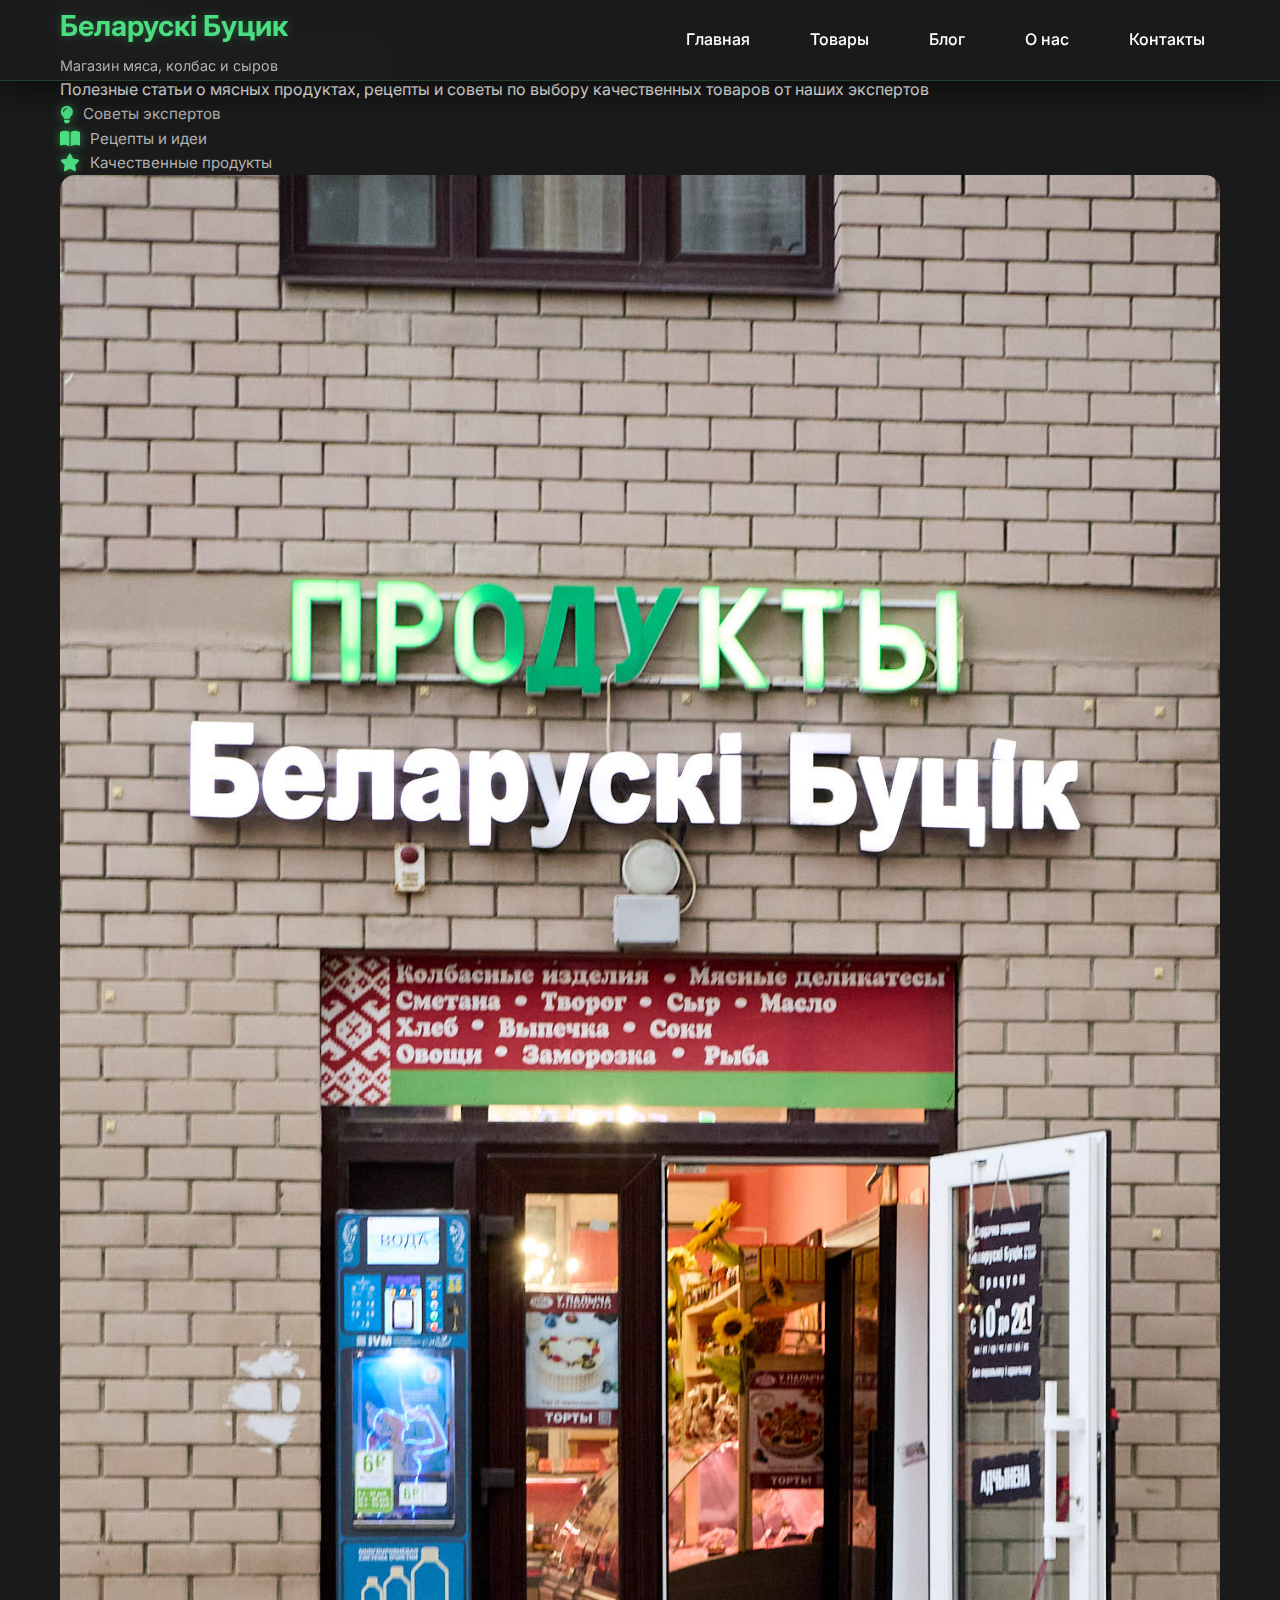
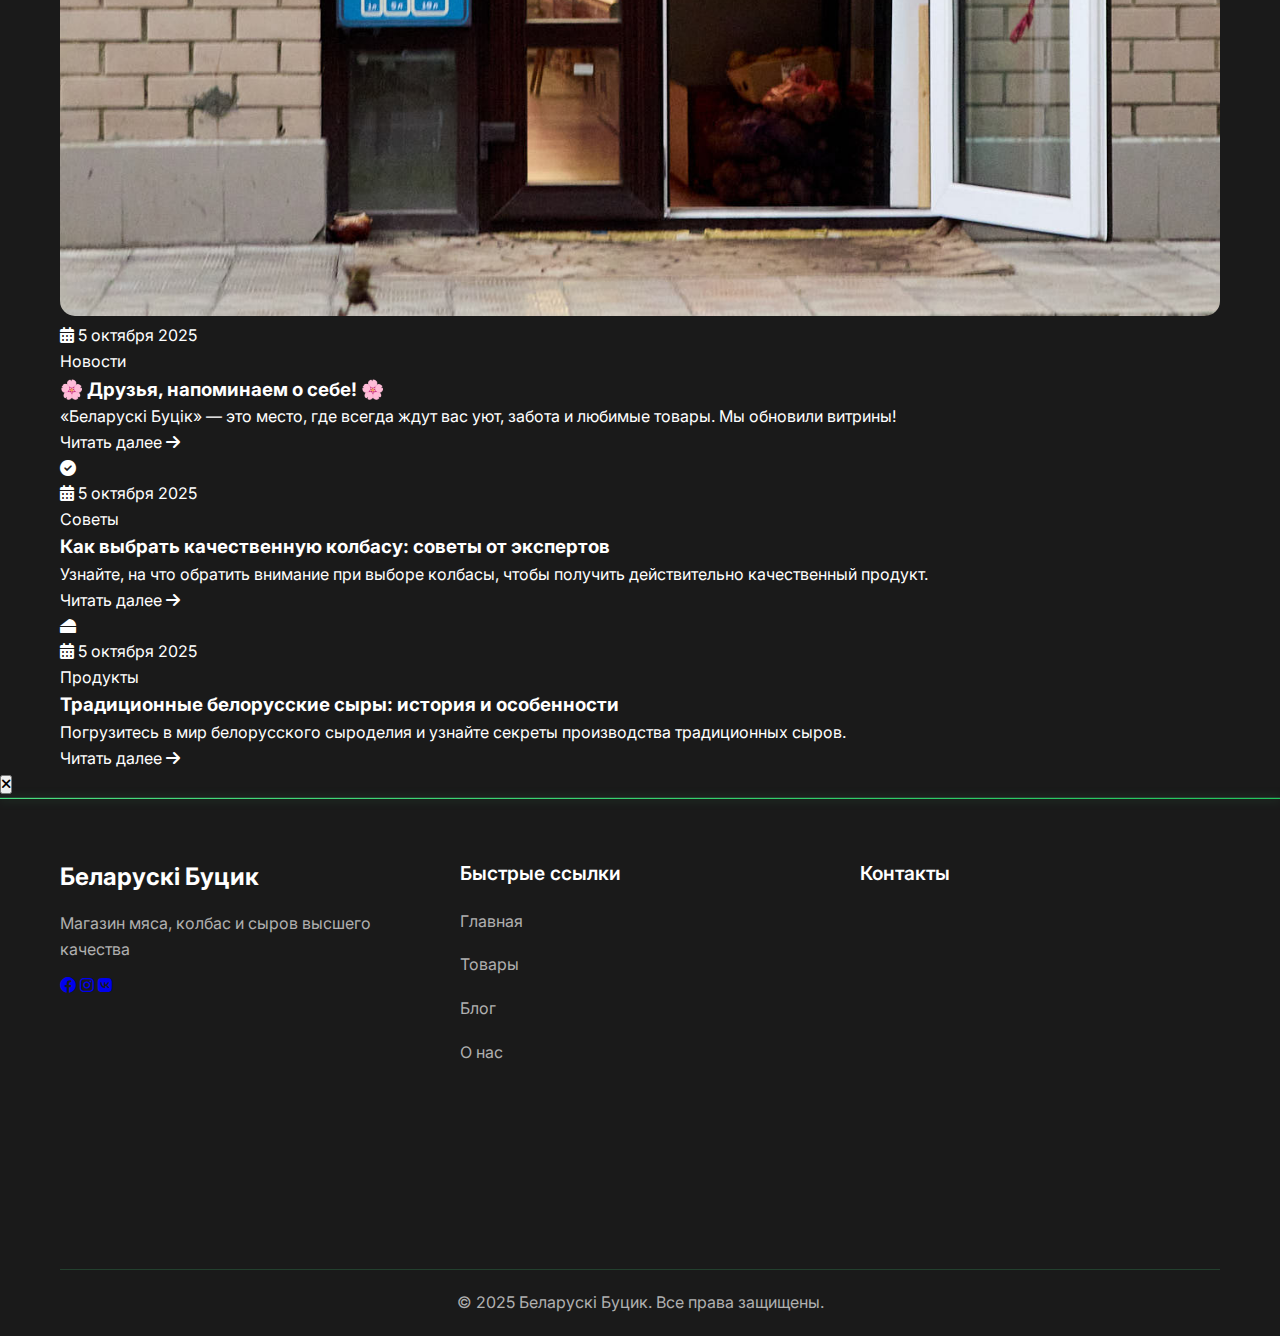
<file: blog.html>
<!DOCTYPE html>
<html lang="ru">
<head>
    <meta charset="UTF-8">
    <meta name="viewport" content="width=device-width, initial-scale=1.0">
    <title>Блог - Беларускi Буцик</title>
    <link rel="stylesheet" href="styles.css">
    <link href="https://fonts.googleapis.com/css2?family=Inter:wght@300;400;500;600;700&display=swap" rel="stylesheet">
    <link rel="stylesheet" href="https://cdnjs.cloudflare.com/ajax/libs/font-awesome/6.0.0/css/all.min.css">
</head>
<body>
    <!-- Header -->
    <header class="header">
        <nav class="nav">
            <div class="nav-container">
                <div class="logo">
                    <h1><a href="index.html" style="text-decoration: none; color: inherit;">Беларускi Буцик</a></h1>
                    <p>Магазин мяса, колбас и сыров</p>
                </div>
                <ul class="nav-menu">
                    <li><a href="index.html#home">Главная</a></li>
                    <li><a href="index.html#products">Товары</a></li>
                    <li><a href="blog.html" class="active">Блог</a></li>
                    <li><a href="index.html#about">О нас</a></li>
                    <li><a href="index.html#contact">Контакты</a></li>
                </ul>
                <div class="hamburger">
                    <span></span>
                    <span></span>
                    <span></span>
                </div>
            </div>
        </nav>
    </header>

    <!-- Blog Hero Section -->
    <section class="blog-hero">
        <div class="container">
            <div class="blog-hero-content">
                <div class="blog-hero-badge">
                    <i class="fas fa-newspaper"></i>
                    <span>Полезные статьи и советы</span>
                </div>
                <h1>Блог Беларускi Буцик</h1>
                <p>Полезные статьи о мясных продуктах, рецепты и советы по выбору качественных товаров от наших экспертов</p>
                <div class="blog-hero-features">
                    <div class="feature-item">
                        <i class="fas fa-lightbulb"></i>
                        <span>Советы экспертов</span>
                    </div>
                    <div class="feature-item">
                        <i class="fas fa-book-open"></i>
                        <span>Рецепты и идеи</span>
                    </div>
                    <div class="feature-item">
                        <i class="fas fa-star"></i>
                        <span>Качественные продукты</span>
                    </div>
                </div>
            </div>
        </div>
    </section>

    <!-- Blog Posts Section -->
    <section class="blog-posts-section">
        <div class="container">
            <div class="blog-posts" id="blog-posts">
                <!-- Пост 1: Новости магазина -->
                <div class="blog-post" data-post-id="1">
                    <div class="blog-post-image">
                        <img src="blog/post1/этто1.jpg" alt="Обновленные витрины магазина" style="width: 100%; height: 100%; object-fit: cover; border-radius: 15px;">
                    </div>
                    <div class="blog-post-meta">
                        <div class="blog-post-date">
                            <i class="fas fa-calendar-alt"></i>
                            <span>5 октября 2025</span>
                        </div>
                        <div class="blog-post-category">Новости</div>
                    </div>
                    <h3>🌸 Друзья, напоминаем о себе! 🌸</h3>
                    <div class="blog-post-excerpt">«Беларускi Буцiк» — это место, где всегда ждут вас уют, забота и любимые товары. Мы обновили витрины!</div>
                    <div class="blog-post-read-more">
                        <span>Читать далее</span>
                        <i class="fas fa-arrow-right"></i>
                    </div>
                </div>

                <!-- Пост 2: Советы по выбору колбасы -->
                <div class="blog-post" data-post-id="2">
                    <div class="blog-post-image">
                        <i class="fas fa-check-circle"></i>
                    </div>
                    <div class="blog-post-meta">
                        <div class="blog-post-date">
                            <i class="fas fa-calendar-alt"></i>
                            <span>5 октября 2025</span>
                        </div>
                        <div class="blog-post-category">Советы</div>
                    </div>
                    <h3>Как выбрать качественную колбасу: советы от экспертов</h3>
                    <div class="blog-post-excerpt">Узнайте, на что обратить внимание при выборе колбасы, чтобы получить действительно качественный продукт.</div>
                    <div class="blog-post-read-more">
                        <span>Читать далее</span>
                        <i class="fas fa-arrow-right"></i>
                    </div>
                </div>

                <!-- Пост 3: Белорусские сыры -->
                <div class="blog-post" data-post-id="3">
                    <div class="blog-post-image">
                        <i class="fas fa-cheese"></i>
                    </div>
                    <div class="blog-post-meta">
                        <div class="blog-post-date">
                            <i class="fas fa-calendar-alt"></i>
                            <span>5 октября 2025</span>
                        </div>
                        <div class="blog-post-category">Продукты</div>
                    </div>
                    <h3>Традиционные белорусские сыры: история и особенности</h3>
                    <div class="blog-post-excerpt">Погрузитесь в мир белорусского сыроделия и узнайте секреты производства традиционных сыров.</div>
                    <div class="blog-post-read-more">
                        <span>Читать далее</span>
                        <i class="fas fa-arrow-right"></i>
                    </div>
                </div>
            </div>
        </div>
    </section>

    <!-- Blog Modal -->
    <div id="blog-modal" class="blog-modal">
        <div class="blog-modal-content">
            <div class="blog-modal-header">
                <h3 id="modal-title"></h3>
                <button class="blog-modal-close" id="blog-modal-close">
                    <i class="fas fa-times"></i>
                </button>
            </div>
            <div class="blog-modal-body" id="modal-body">
                <!-- Содержимое поста -->
            </div>
        </div>
    </div>

    <!-- Скрытые блоки с содержимым постов -->
    <div style="display: none;">
        <!-- Содержимое поста 1 -->
        <div id="post-content-1">
            <div style="text-align: center; margin-bottom: 30px;">
                <img src="blog/post1/этто1.jpg" alt="Обновленные витрины магазина" style="max-width: 100%; border-radius: 15px; box-shadow: 0 10px 30px rgba(0,0,0,0.3);">
            </div>
            
            <h2>Добро пожаловать в наш уютный магазин!</h2>
            
            <p><strong>«Беларускi Буцiк»</strong> — это место, где всегда ждут вас уют, забота и любимые товары. Мы обновили витрины — теперь они ещё ярче и красивее, а внутри магазина царит особая атмосфера.</p>
            
            <div style="background: rgba(74, 222, 128, 0.1); padding: 20px; border-radius: 15px; border-left: 4px solid var(--accent-green); margin: 20px 0;">
                <h3 style="color: var(--accent-green); margin-top: 0;">📍 Наш адрес</h3>
                <p style="font-size: 1.1rem; margin-bottom: 10px;"><strong>1-й Трудовой переулок, дом 4</strong></p>
            </div>
            
            <div style="background: rgba(251, 191, 36, 0.1); padding: 20px; border-radius: 15px; border-left: 4px solid var(--accent-gold); margin: 20px 0;">
                <h3 style="color: var(--accent-gold); margin-top: 0;">🕘 Режим работы</h3>
                <p style="font-size: 1.1rem; margin-bottom: 10px;"><strong>Каждый день без перерыва с 10:00 до 21:00</strong></p>
            </div>
            
            <div style="text-align: center; margin: 30px 0;">
                <img src="blog/post1/этто2.jpg" alt="Интерьер магазина" style="max-width: 100%; border-radius: 15px; box-shadow: 0 10px 30px rgba(0,0,0,0.3);">
            </div>
            
            <blockquote style="text-align: center; font-size: 1.2rem; color: var(--accent-green); font-style: italic; margin: 30px 0;">
                "Заходите за хорошим настроением и приятными покупками! 💛"
            </blockquote>
            
            <p>В нашем магазине вы найдете широкий ассортимент качественных мясных изделий, колбас и сыров от проверенных белорусских производителей. Мы заботимся о каждом клиенте и гарантируем свежесть всех продуктов.</p>
            
            <div style="display: flex; justify-content: center; gap: 20px; margin: 30px 0; flex-wrap: wrap;">
                <div style="text-align: center;">
                    <div style="font-size: 2rem; margin-bottom: 10px;">🥩</div>
                    <div>Свежее мясо</div>
                </div>
                <div style="text-align: center;">
                    <div style="font-size: 2rem; margin-bottom: 10px;">🧀</div>
                    <div>Качественные сыры</div>
                </div>
                <div style="text-align: center;">
                    <div style="font-size: 2rem; margin-bottom: 10px;">🌭</div>
                    <div>Вкусные колбасы</div>
                </div>
            </div>
        </div>

        <!-- Содержимое поста 2 -->
        <div id="post-content-2">
            <h2>Основные критерии выбора качественной колбасы</h2>
            <p>При выборе колбасы важно обращать внимание на несколько ключевых факторов, которые помогут вам приобрести действительно качественный продукт.</p>
            
            <h3>1. Внешний вид</h3>
            <p>Качественная колбаса должна иметь:</p>
            <ul>
                <li><strong>Равномерный цвет</strong> без пятен и разводов</li>
                <li><strong>Целостную оболочку</strong> без повреждений</li>
                <li><strong>Приятный запах</strong> без посторонних примесей</li>
            </ul>
            
            <h3>2. Состав продукта</h3>
            <p>Обязательно изучите состав на упаковке. В качественной колбасе должны быть:</p>
            <ul>
                <li>Натуральное мясо в качестве основного ингредиента</li>
                <li>Минимум консервантов и добавок</li>
                <li>Отсутствие сои и других заменителей мяса</li>
            </ul>
            
            <blockquote>
                "Качественная колбаса — это продукт, в котором мясо составляет не менее 80% от общего веса"
            </blockquote>
            
            <h3>3. Производитель и срок годности</h3>
            <p>Выбирайте продукцию проверенных производителей с хорошей репутацией. Обращайте внимание на срок годности — свежий продукт всегда лучше.</p>
            
            <p>В нашем магазине "Беларускi Буцик" мы предлагаем только проверенную продукцию от надежных белорусских производителей, гарантируя качество каждого товара.</p>
        </div>

        <!-- Содержимое поста 3 -->
        <div id="post-content-3">
            <h2>История белорусского сыроделия</h2>
            <p>Белорусские сыры имеют богатую историю, уходящую корнями в глубину веков. Традиции сыроварения передавались из поколения в поколение, сохраняя уникальные рецепты и технологии.</p>
            
            <h3>Виды белорусских сыров</h3>
            <p>В Беларуси производят несколько видов традиционных сыров:</p>
            
            <h4>Полутвердые сыры</h4>
            <ul>
                <li><strong>Галандский</strong> — с нежным сливочным вкусом</li>
                <li><strong>Жальгирис</strong> — с легкой кислинкой</li>
                <li><strong>Манченго</strong> — с характерным ароматом</li>
            </ul>
            
            <h4>Мягкие сыры</h4>
            <ul>
                <li><strong>Творожные сыры</strong> с различными добавками</li>
                <li><strong>Сыры с плесенью</strong> для гурманов</li>
            </ul>
            
            <h3>Особенности производства</h3>
            <p>Белорусские сыроделы используют только натуральное молоко высшего качества, что обеспечивает неповторимый вкус и аромат готового продукта.</p>
            
            <blockquote>
                "Каждый сыр — это произведение искусства, созданное с любовью и вниманием к деталям"
            </blockquote>
            
            <h3>Как правильно хранить сыры</h3>
            <ol>
                <li>Храните в холодильнике при температуре 2-8°C</li>
                <li>Используйте специальную упаковку или пергамент</li>
                <li>Избегайте контакта с другими продуктами</li>
                <li>Доставайте из холодильника за 30 минут до подачи</li>
            </ol>
            
            <p>В "Беларускi Буцик" вы найдете широкий ассортимент традиционных белорусских сыров, каждый из которых прошел строгий контроль качества.</p>
        </div>
        </div>
    </div>

    <!-- Footer -->
    <footer class="footer">
        <div class="container">
            <div class="footer-content">
                <div class="footer-section">
                    <h3>Беларускi Буцик</h3>
                    <p>Магазин мяса, колбас и сыров высшего качества</p>
                    <div class="social-links">
                        <a href="#" aria-label="Facebook"><i class="fab fa-facebook"></i></a>
                        <a href="#" aria-label="Instagram"><i class="fab fa-instagram"></i></a>
                        <a href="#" aria-label="VK"><i class="fab fa-vk"></i></a>
                    </div>
                </div>
                <div class="footer-section">
                    <h4>Быстрые ссылки</h4>
                    <ul>
                        <li><a href="index.html#home">Главная</a></li>
                        <li><a href="index.html#products">Товары</a></li>
                        <li><a href="blog.html">Блог</a></li>
                        <li><a href="index.html#about">О нас</a></li>
                    </ul>
                </div>
                <div class="footer-section">
                    <h4>Контакты</h4>
                    <div class="contact-info">
                        <div class="contact-item">
                            <i class="fas fa-map-marker-alt"></i>
                            <span>1-й Трудовой переулок, дом 4</span>
                        </div>
                        <div class="contact-item">
                            <i class="fas fa-phone"></i>
                            <span>+7 903 113 52 44</span>
                        </div>
                        <div class="contact-item">
                            <i class="fas fa-clock"></i>
                            <span>Каждый день без перерыва с 10:00 до 21:00</span>
                        </div>
                    </div>
                </div>
            </div>
            <div class="footer-bottom">
                <p>&copy; 2025 Беларускi Буцик. Все права защищены.</p>
            </div>
        </div>
    </footer>

    <script src="script.js"></script>
    <script>
        // Простая проверка, что блог загрузился
        document.addEventListener('DOMContentLoaded', function() {
            console.log('Блог загружен!');
            const posts = document.querySelectorAll('.blog-post');
            console.log('Найдено постов:', posts.length);
            
            // Добавляем анимации
            setTimeout(() => {
                posts.forEach((post, index) => {
                    setTimeout(() => {
                        post.classList.add('animate');
                    }, index * 100);
                });
            }, 100);
            
            // Добавляем обработчики для модальных окон
            const modal = document.getElementById('blog-modal');
            const modalTitle = document.getElementById('modal-title');
            const modalBody = document.getElementById('modal-body');
            const modalClose = document.getElementById('blog-modal-close');
            
            // Обработчик клика по постам
            posts.forEach(post => {
                post.addEventListener('click', function() {
                    const postId = this.getAttribute('data-post-id');
                    const title = this.querySelector('h3').textContent;
                    const content = document.getElementById(`post-content-${postId}`);
                    
                    if (content) {
                        modalTitle.textContent = title;
                        modalBody.innerHTML = content.innerHTML;
                        modal.classList.add('active');
                        document.body.style.overflow = 'hidden';
                    }
                });
            });
            
            // Закрытие модального окна
            modalClose.addEventListener('click', function() {
                modal.classList.remove('active');
                document.body.style.overflow = '';
            });
            
            // Закрытие по клику вне модального окна
            modal.addEventListener('click', function(e) {
                if (e.target === modal) {
                    modal.classList.remove('active');
                    document.body.style.overflow = '';
                }
            });
            
            // Закрытие по Escape
            document.addEventListener('keydown', function(e) {
                if (e.key === 'Escape' && modal.classList.contains('active')) {
                    modal.classList.remove('active');
                    document.body.style.overflow = '';
                }
            });
        });
    </script>
</body>
</html>
</file>
<file: styles.css>
/* Reset and Base Styles */
* {
    margin: 0;
    padding: 0;
    box-sizing: border-box;
}

:root {
    --primary-dark: #1a1a1a;
    --secondary-dark: #2d2d2d;
    --accent-dark: #3a3a3a;
    --text-light: #ffffff;
    --text-muted: #b0b0b0;
    --accent-green: #4ade80;
    --accent-gold: #fbbf24;
    --accent-red: #ef4444;
    --gradient-primary: linear-gradient(135deg, #1a1a1a 0%, #2d2d2d 100%);
    --gradient-accent: linear-gradient(135deg, #4ade80 0%, #22c55e 100%);
    --shadow-dark: 0 10px 30px rgba(0, 0, 0, 0.5);
    --shadow-glow: 0 0 20px rgba(74, 222, 128, 0.3);
}

body {
    font-family: 'Inter', sans-serif;
    line-height: 1.6;
    color: var(--text-light);
    background: var(--primary-dark);
    overflow-x: hidden;
}

.container {
    max-width: 1200px;
    margin: 0 auto;
    padding: 0 20px;
}

/* Header */
.header {
    background: rgba(26, 26, 26, 0.95);
    backdrop-filter: blur(20px);
    border-bottom: 1px solid rgba(74, 222, 128, 0.2);
    box-shadow: var(--shadow-dark);
    position: fixed;
    top: 0;
    width: 100%;
    z-index: 1000;
    transition: all 0.3s ease;
}

.nav-container {
    max-width: 1200px;
    margin: 0 auto;
    padding: 0 20px;
    display: flex;
    justify-content: space-between;
    align-items: center;
    height: 80px;
}

.logo h1 {
    color: var(--accent-green);
    font-size: 1.8rem;
    font-weight: 700;
    margin-bottom: 5px;
    text-shadow: 0 0 10px rgba(74, 222, 128, 0.3);
}

.logo p {
    color: var(--text-muted);
    font-size: 0.9rem;
}

.nav-menu {
    display: flex;
    list-style: none;
    gap: 30px;
}

.nav-menu a {
    text-decoration: none;
    color: var(--text-light);
    font-weight: 500;
    transition: all 0.3s ease;
    position: relative;
    padding: 10px 15px;
    border-radius: 8px;
}

.nav-menu a:hover {
    color: var(--accent-green);
    background: rgba(74, 222, 128, 0.1);
    box-shadow: var(--shadow-glow);
}

.nav-menu a::after {
    content: '';
    position: absolute;
    bottom: 5px;
    left: 50%;
    transform: translateX(-50%);
    width: 0;
    height: 2px;
    background: var(--accent-green);
    transition: width 0.3s ease;
    box-shadow: 0 0 5px var(--accent-green);
}

.nav-menu a:hover::after {
    width: 80%;
}

.hamburger {
    display: none;
    flex-direction: column;
    cursor: pointer;
}

.hamburger span {
    width: 25px;
    height: 3px;
    background: var(--text-light);
    margin: 3px 0;
    transition: 0.3s;
    border-radius: 2px;
}

/* Hero Section */
.hero {
    background: var(--gradient-primary);
    position: relative;
    padding: 120px 0 80px;
    display: flex;
    align-items: center;
    min-height: 100vh;
    overflow: hidden;
}

.hero::before {
    content: '';
    position: absolute;
    top: 0;
    left: 0;
    right: 0;
    bottom: 0;
    background: radial-gradient(circle at 20% 80%, rgba(74, 222, 128, 0.1) 0%, transparent 50%),
                radial-gradient(circle at 80% 20%, rgba(251, 191, 36, 0.1) 0%, transparent 50%),
                radial-gradient(circle at 40% 40%, rgba(239, 68, 68, 0.05) 0%, transparent 50%);
    pointer-events: none;
}

.hero-content {
    max-width: 1200px;
    margin: 0 auto;
    padding: 0 20px;
    display: grid;
    grid-template-columns: 1fr 1fr;
    gap: 60px;
    align-items: center;
}

.hero-content h2 {
    font-size: 3rem;
    font-weight: 700;
    color: var(--text-light);
    margin-bottom: 20px;
    line-height: 1.2;
    text-shadow: 0 0 20px rgba(74, 222, 128, 0.3);
    position: relative;
}

.hero-content h2::after {
    content: '';
    position: absolute;
    bottom: -10px;
    left: 0;
    width: 100px;
    height: 4px;
    background: var(--gradient-accent);
    border-radius: 2px;
    box-shadow: 0 0 10px rgba(74, 222, 128, 0.5);
}

.hero-content p {
    font-size: 1.2rem;
    color: var(--text-muted);
    margin-bottom: 30px;
    line-height: 1.7;
}

.hero-badge {
    display: inline-flex;
    align-items: center;
    gap: 10px;
    background: rgba(74, 222, 128, 0.1);
    border: 1px solid rgba(74, 222, 128, 0.3);
    padding: 10px 20px;
    border-radius: 25px;
    margin-bottom: 20px;
    font-size: 0.9rem;
    color: var(--accent-green);
    font-weight: 500;
}

.hero-badge i {
    color: var(--accent-gold);
    filter: drop-shadow(0 0 5px rgba(251, 191, 36, 0.5));
}

.hero-features {
    display: flex;
    gap: 30px;
    margin: 30px 0;
    flex-wrap: wrap;
}

.feature-item {
    display: flex;
    align-items: center;
    gap: 10px;
    color: var(--text-muted);
    font-size: 0.95rem;
}

.feature-item i {
    color: var(--accent-green);
    font-size: 1.1rem;
    filter: drop-shadow(0 0 5px rgba(74, 222, 128, 0.5));
}

.rating {
    display: flex;
    align-items: center;
    gap: 15px;
    margin-bottom: 30px;
}

.stars {
    display: flex;
    gap: 5px;
}

.stars i {
    color: #ffc107;
    font-size: 1.2rem;
}

.rating-text {
    font-weight: 600;
    color: var(--text-light);
    background: rgba(74, 222, 128, 0.1);
    padding: 5px 15px;
    border-radius: 20px;
    border: 1px solid rgba(74, 222, 128, 0.3);
}

.cta-button {
    display: inline-block;
    background: var(--gradient-accent);
    color: var(--primary-dark);
    padding: 15px 30px;
    text-decoration: none;
    border-radius: 50px;
    font-weight: 600;
    transition: all 0.3s ease;
    box-shadow: var(--shadow-glow);
    position: relative;
    overflow: hidden;
}

.cta-button::before {
    content: '';
    position: absolute;
    top: 0;
    left: -100%;
    width: 100%;
    height: 100%;
    background: linear-gradient(90deg, transparent, rgba(255, 255, 255, 0.2), transparent);
    transition: left 0.5s;
}

.cta-button:hover::before {
    left: 100%;
}

.cta-button:hover {
    transform: translateY(-3px) scale(1.05);
    box-shadow: 0 10px 30px rgba(74, 222, 128, 0.4);
}

.hero-image {
    display: flex;
    justify-content: center;
    align-items: center;
}

/* Placeholder Images */
.placeholder-image {
    background: var(--secondary-dark);
    border: 2px dashed var(--accent-dark);
    border-radius: 15px;
    padding: 60px 40px;
    text-align: center;
    color: var(--text-muted);
    min-height: 300px;
    display: flex;
    flex-direction: column;
    justify-content: center;
    align-items: center;
    transition: all 0.3s ease;
    position: relative;
    overflow: hidden;
}

.placeholder-image::before {
    content: '';
    position: absolute;
    top: 0;
    left: 0;
    right: 0;
    bottom: 0;
    background: linear-gradient(45deg, transparent 30%, rgba(74, 222, 128, 0.1) 50%, transparent 70%);
    transform: translateX(-100%);
    transition: transform 0.6s ease;
}

.placeholder-image:hover::before {
    transform: translateX(100%);
}

.placeholder-image:hover {
    border-color: var(--accent-green);
    background: var(--accent-dark);
    box-shadow: var(--shadow-glow);
    transform: translateY(-5px);
}

.placeholder-image i {
    font-size: 3rem;
    margin-bottom: 15px;
    color: var(--accent-green);
    transition: all 0.3s ease;
}

.placeholder-image:hover i {
    transform: scale(1.2) rotate(5deg);
    text-shadow: 0 0 20px var(--accent-green);
}

.placeholder-image p {
    font-size: 1.1rem;
    font-weight: 500;
    transition: color 0.3s ease;
}

.placeholder-image:hover p {
    color: var(--text-light);
}

/* Products Section */
.products {
    padding: 100px 0;
    background: var(--secondary-dark);
    position: relative;
}

.products::before {
    content: '';
    position: absolute;
    top: 0;
    left: 0;
    right: 0;
    bottom: 0;
    background: radial-gradient(circle at 10% 20%, rgba(74, 222, 128, 0.05) 0%, transparent 50%),
                radial-gradient(circle at 90% 80%, rgba(251, 191, 36, 0.05) 0%, transparent 50%);
    pointer-events: none;
}

.products h2 {
    text-align: center;
    font-size: 2.5rem;
    color: var(--text-light);
    margin-bottom: 60px;
    font-weight: 700;
    position: relative;
    text-shadow: 0 0 20px rgba(74, 222, 128, 0.3);
}

.products h2::after {
    content: '';
    position: absolute;
    bottom: -15px;
    left: 50%;
    transform: translateX(-50%);
    width: 80px;
    height: 4px;
    background: var(--gradient-accent);
    border-radius: 2px;
    box-shadow: 0 0 10px rgba(74, 222, 128, 0.5);
}

/* Products Controls */
.products-controls {
    display: flex;
    gap: 20px;
    margin-bottom: 40px;
    flex-wrap: wrap;
    justify-content: center;
    align-items: center;
}

.search-container {
    position: relative;
    flex: 1;
    min-width: 250px;
    max-width: 400px;
}

.search-input {
    width: 100%;
    padding: 12px 45px 12px 20px;
    background: var(--accent-dark);
    border: 2px solid rgba(74, 222, 128, 0.2);
    border-radius: 25px;
    color: var(--text-light);
    font-size: 1rem;
    transition: all 0.3s ease;
    outline: none;
}

.search-input:focus {
    border-color: var(--accent-green);
    box-shadow: 0 0 15px rgba(74, 222, 128, 0.3);
    background: var(--secondary-dark);
}

.search-input::placeholder {
    color: var(--text-muted);
}

.search-icon {
    position: absolute;
    right: 15px;
    top: 50%;
    transform: translateY(-50%);
    color: var(--accent-green);
    font-size: 1.1rem;
    pointer-events: none;
}

.filter-container,
.sort-container {
    min-width: 200px;
}


.category-select,
.sort-select {
    width: 100%;
    padding: 12px 20px;
    background: var(--accent-dark);
    border: 2px solid rgba(74, 222, 128, 0.2);
    border-radius: 25px;
    color: var(--text-light);
    font-size: 1rem;
    cursor: pointer;
    transition: all 0.3s ease;
    outline: none;
}

.category-select:focus,
.sort-select:focus {
    border-color: var(--accent-green);
    box-shadow: 0 0 15px rgba(74, 222, 128, 0.3);
    background: var(--secondary-dark);
}

.category-select option,
.sort-select option {
    background: var(--accent-dark);
    color: var(--text-light);
    padding: 10px;
}

.products-grid {
    display: grid;
    grid-template-columns: repeat(auto-fit, minmax(350px, 1fr));
    gap: 40px;
    align-items: start;
    /* Фиксируем естественный порядок, без dense-перекомпоновки */
    grid-auto-flow: row;
}

/* Load More Button */
.load-more-container {
    grid-column: 1 / -1;
    display: flex;
    justify-content: center;
    margin-top: 40px;
    padding: 20px 0;
}

.load-more-button {
    background: var(--gradient-accent);
    color: var(--primary-dark);
    border: none;
    padding: 15px 30px;
    border-radius: 50px;
    font-size: 1.1rem;
    font-weight: 600;
    cursor: pointer;
    transition: all 0.3s ease;
    box-shadow: var(--shadow-glow);
    display: flex;
    align-items: center;
    gap: 10px;
    position: relative;
    overflow: hidden;
}

.load-more-button::before {
    content: '';
    position: absolute;
    top: 0;
    left: -100%;
    width: 100%;
    height: 100%;
    background: linear-gradient(90deg, transparent, rgba(255, 255, 255, 0.2), transparent);
    transition: left 0.5s;
}

.load-more-button:hover::before {
    left: 100%;
}

.load-more-button:hover {
    transform: translateY(-3px) scale(1.05);
    box-shadow: 0 10px 30px rgba(74, 222, 128, 0.4);
}

.load-more-button:active {
    transform: translateY(-1px) scale(1.02);
}

.product-category {
    background: var(--accent-dark);
    border-radius: 20px;
    padding: 30px;
    box-shadow: var(--shadow-dark);
    transition: all 0.3s ease;
    border: 1px solid rgba(74, 222, 128, 0.1);
    position: relative;
    overflow: hidden;
    margin-bottom: 0;
}

.product-category::before {
    content: '';
    position: absolute;
    top: 0;
    left: 0;
    right: 0;
    height: 4px;
    background: var(--gradient-accent);
    transform: scaleX(0);
    transition: transform 0.3s ease;
}

.product-category:hover::before {
    transform: scaleX(1);
}

.product-category:hover {
    transform: translateY(-10px) scale(1.02);
    box-shadow: 0 20px 40px rgba(0, 0, 0, 0.3), var(--shadow-glow);
    border-color: rgba(74, 222, 128, 0.3);
}

.category-header {
    display: flex;
    align-items: center;
    gap: 15px;
    margin-bottom: 25px;
    padding-bottom: 15px;
    border-bottom: 2px solid #e9ecef;
}

.category-header h3 {
    font-size: 1.5rem;
    color: var(--accent-green);
    font-weight: 600;
    text-shadow: 0 0 10px rgba(74, 222, 128, 0.3);
}

.category-header i {
    font-size: 1.5rem;
    color: var(--accent-green);
    filter: drop-shadow(0 0 5px rgba(74, 222, 128, 0.5));
}

.product-items {
    display: flex;
    flex-direction: column;
    gap: 20px;
    align-items: center;
}

/* Если товаров больше одного, используем сетку */
.product-items:not(:has(.product-item:only-child)) {
    display: grid;
    grid-template-columns: repeat(auto-fit, minmax(280px, 1fr));
    gap: 20px;
}

/* Для одиночных товаров - фиксированная ширина */
.product-items .product-item:only-child {
    width: 100%;
    max-width: 320px;
}

.product-item {
    background: var(--secondary-dark);
    border-radius: 15px;
    padding: 20px;
    box-shadow: 0 5px 15px rgba(0, 0, 0, 0.2);
    transition: all 0.3s ease;
    border: 1px solid rgba(74, 222, 128, 0.1);
    position: relative;
    overflow: hidden;
}

.product-item::before {
    content: '';
    position: absolute;
    top: 0;
    left: -100%;
    width: 100%;
    height: 100%;
    background: linear-gradient(90deg, transparent, rgba(74, 222, 128, 0.1), transparent);
    transition: left 0.5s ease;
}

.product-item:hover::before {
    left: 100%;
}

.product-item:hover {
    box-shadow: 0 10px 25px rgba(0, 0, 0, 0.3), 0 0 20px rgba(74, 222, 128, 0.2);
    transform: translateY(-5px) scale(1.02);
    border-color: rgba(74, 222, 128, 0.3);
    cursor: pointer;
}

.product-image {
    margin-bottom: 15px;
}

.product-image .placeholder-image {
    min-height: 150px;
    padding: 30px 20px;
}

.product-image .placeholder-image i {
    font-size: 2rem;
}

.product-image .placeholder-image p {
    font-size: 0.9rem;
}

.product-item h4 {
    color: var(--text-light);
    font-size: 1.2rem;
    margin-bottom: 8px;
    font-weight: 600;
    position: relative;
    z-index: 1;
}

.product-item p {
    color: var(--text-muted);
    font-size: 0.95rem;
    position: relative;
    z-index: 1;
    margin-bottom: 10px;
}

.product-price {
    color: var(--accent-green);
    font-weight: 600;
    font-size: 1.1rem;
    position: relative;
    z-index: 1;
    text-shadow: 0 0 5px rgba(74, 222, 128, 0.3);
}

/* About Section */
.about {
    padding: 100px 0;
    background: var(--primary-dark);
    position: relative;
}

.about::before {
    content: '';
    position: absolute;
    top: 0;
    left: 0;
    right: 0;
    bottom: 0;
    background: radial-gradient(circle at 80% 20%, rgba(251, 191, 36, 0.05) 0%, transparent 50%),
                radial-gradient(circle at 20% 80%, rgba(74, 222, 128, 0.05) 0%, transparent 50%);
    pointer-events: none;
}

.about-content {
    display: grid;
    grid-template-columns: 1fr 1fr;
    gap: 60px;
    align-items: center;
}

.about-text h2 {
    font-size: 2.5rem;
    color: var(--text-light);
    margin-bottom: 30px;
    font-weight: 700;
    text-shadow: 0 0 20px rgba(74, 222, 128, 0.3);
    position: relative;
}

.about-text h2::after {
    content: '';
    position: absolute;
    bottom: -10px;
    left: 0;
    width: 100px;
    height: 4px;
    background: var(--gradient-accent);
    border-radius: 2px;
    box-shadow: 0 0 10px rgba(74, 222, 128, 0.5);
}

.about-text p {
    font-size: 1.1rem;
    color: var(--text-muted);
    margin-bottom: 20px;
    line-height: 1.7;
}

.features {
    margin-top: 30px;
    display: grid;
    gap: 15px;
}

.feature {
    display: flex;
    align-items: center;
    gap: 12px;
}

.feature i {
    color: var(--accent-green);
    font-size: 1.2rem;
    filter: drop-shadow(0 0 5px rgba(74, 222, 128, 0.5));
}

.feature span {
    font-weight: 500;
    color: var(--text-light);
}

.about-badge {
    display: inline-flex;
    align-items: center;
    gap: 10px;
    background: rgba(239, 68, 68, 0.1);
    border: 1px solid rgba(239, 68, 68, 0.3);
    padding: 10px 20px;
    border-radius: 25px;
    margin-bottom: 20px;
    font-size: 0.9rem;
    color: var(--accent-red);
    font-weight: 500;
}

.about-badge i {
    color: var(--accent-red);
    filter: drop-shadow(0 0 5px rgba(239, 68, 68, 0.5));
}

.stats {
    display: flex;
    gap: 30px;
    margin: 30px 0;
    flex-wrap: wrap;
}

.stat-item {
    text-align: center;
    padding: 20px;
    background: rgba(74, 222, 128, 0.1);
    border-radius: 15px;
    border: 1px solid rgba(74, 222, 128, 0.2);
    min-width: 120px;
}

.stat-number {
    font-size: 2rem;
    font-weight: 700;
    color: var(--accent-green);
    text-shadow: 0 0 10px rgba(74, 222, 128, 0.3);
    margin-bottom: 5px;
}

.stat-label {
    font-size: 0.9rem;
    color: var(--text-muted);
    font-weight: 500;
}

.about-image .placeholder-image {
    min-height: 400px;
}

/* Contact Section */
.contact {
    padding: 100px 0;
    background: var(--secondary-dark);
    position: relative;
}

.contact::before {
    content: '';
    position: absolute;
    top: 0;
    left: 0;
    right: 0;
    bottom: 0;
    background: radial-gradient(circle at 30% 70%, rgba(74, 222, 128, 0.05) 0%, transparent 50%),
                radial-gradient(circle at 70% 30%, rgba(239, 68, 68, 0.05) 0%, transparent 50%);
    pointer-events: none;
}

.contact h2 {
    text-align: center;
    font-size: 2.5rem;
    color: var(--text-light);
    margin-bottom: 60px;
    font-weight: 700;
    position: relative;
    text-shadow: 0 0 20px rgba(74, 222, 128, 0.3);
}

.contact h2::after {
    content: '';
    position: absolute;
    bottom: -15px;
    left: 50%;
    transform: translateX(-50%);
    width: 80px;
    height: 4px;
    background: var(--gradient-accent);
    border-radius: 2px;
    box-shadow: 0 0 10px rgba(74, 222, 128, 0.5);
}

.contact-content {
    display: grid;
    grid-template-columns: 1fr 1fr;
    gap: 60px;
}

.contact-info {
    display: grid;
    gap: 30px;
}

.contact-item {
    display: flex;
    align-items: flex-start;
    gap: 20px;
    padding: 25px;
    background: var(--accent-dark);
    border-radius: 15px;
    transition: all 0.3s ease;
    border: 1px solid rgba(74, 222, 128, 0.1);
    position: relative;
    overflow: hidden;
}

.contact-item::before {
    content: '';
    position: absolute;
    top: 0;
    left: 0;
    width: 4px;
    height: 100%;
    background: var(--gradient-accent);
    transform: scaleY(0);
    transition: transform 0.3s ease;
}

.contact-item:hover::before {
    transform: scaleY(1);
}

.contact-item:hover {
    background: var(--secondary-dark);
    transform: translateX(10px) scale(1.02);
    box-shadow: var(--shadow-glow);
    border-color: rgba(74, 222, 128, 0.3);
}

.contact-item i {
    font-size: 1.5rem;
    color: var(--accent-green);
    margin-top: 5px;
    filter: drop-shadow(0 0 5px rgba(74, 222, 128, 0.5));
}

.contact-item h4 {
    color: var(--text-light);
    font-size: 1.2rem;
    margin-bottom: 8px;
    font-weight: 600;
}

.contact-item p {
    color: var(--text-muted);
    line-height: 1.6;
    margin-bottom: 5px;
}

.contact-item small {
    color: var(--accent-green);
    font-size: 0.8rem;
    font-style: italic;
}

.map-placeholder .placeholder-image {
    min-height: 350px;
}

/* Footer */
.footer {
    background: var(--primary-dark);
    color: var(--text-light);
    padding: 60px 0 20px;
    border-top: 1px solid rgba(74, 222, 128, 0.2);
    position: relative;
}

.footer::before {
    content: '';
    position: absolute;
    top: 0;
    left: 0;
    right: 0;
    height: 1px;
    background: var(--gradient-accent);
    box-shadow: 0 0 10px rgba(74, 222, 128, 0.5);
}

.footer-content {
    display: grid;
    grid-template-columns: repeat(auto-fit, minmax(250px, 1fr));
    gap: 40px;
    margin-bottom: 40px;
}

.footer-section h3 {
    font-size: 1.5rem;
    margin-bottom: 15px;
    font-weight: 700;
}

.footer-section h4 {
    font-size: 1.2rem;
    margin-bottom: 15px;
    font-weight: 600;
}

.footer-section p {
    color: var(--text-muted);
    line-height: 1.6;
    margin-bottom: 10px;
}

.footer-section ul {
    list-style: none;
}

.footer-section ul li {
    margin-bottom: 8px;
}

.footer-section ul li a {
    color: var(--text-muted);
    text-decoration: none;
    transition: all 0.3s ease;
    padding: 5px 0;
    display: block;
}

.footer-section ul li a:hover {
    color: var(--accent-green);
    text-shadow: 0 0 5px rgba(74, 222, 128, 0.5);
    transform: translateX(5px);
}

.footer .rating {
    margin-top: 15px;
}

.footer .stars i {
    color: #ffc107;
}

.footer-bottom {
    border-top: 1px solid rgba(74, 222, 128, 0.2);
    padding-top: 20px;
    text-align: center;
    color: var(--text-muted);
}

/* Responsive Design */
@media (max-width: 768px) {
    .hamburger {
        display: flex;
    }
    
    .nav-menu {
        position: fixed;
        left: -100%;
        top: 80px;
        flex-direction: column;
        background-color: var(--primary-dark);
        width: 100%;
        text-align: center;
        transition: 0.3s;
        box-shadow: var(--shadow-dark);
        padding: 20px 0;
        border-top: 1px solid rgba(74, 222, 128, 0.2);
    }
    
    .nav-menu.active {
        left: 0;
    }
    
    .hero-content {
        grid-template-columns: 1fr;
        text-align: center;
        gap: 40px;
    }
    
    .hero-content h2 {
        font-size: 2.2rem;
    }
    
    .hero-features {
        justify-content: center;
        gap: 20px;
    }
    
    .about-content {
        grid-template-columns: 1fr;
        gap: 40px;
    }
    
    .stats {
        justify-content: center;
        gap: 20px;
    }
    
    .contact-content {
        grid-template-columns: 1fr;
        gap: 40px;
    }
    
    .products-grid {
        grid-template-columns: 1fr;
    }
    
    .load-more-container {
        margin-top: 20px;
        padding: 15px 0;
    }
    
    .load-more-button {
        padding: 12px 25px;
        font-size: 1rem;
    }
    
    .products-controls {
        flex-direction: column;
        gap: 15px;
    }
    
    .search-container,
    .filter-container,
    .sort-container {
        width: 100%;
        max-width: none;
        min-width: auto;
    }
    
    .footer-content {
        grid-template-columns: 1fr;
        text-align: center;
    }
}

@media (max-width: 480px) {
    .container {
        padding: 0 15px;
    }
    
    .nav-container {
        padding: 0 15px;
    }
    
    .hero {
        padding: 100px 0 60px;
    }
    
    .hero-content h2 {
        font-size: 1.8rem;
    }
    
    .products h2,
    .about-text h2,
    .contact h2 {
        font-size: 2rem;
    }
    
    .placeholder-image {
        padding: 40px 20px;
        min-height: 200px;
    }
    
    .placeholder-image i {
        font-size: 2rem;
    }
}

/* Modal Styles */
.modal {
    display: none;
    position: fixed;
    z-index: 10000;
    left: 0;
    top: 0;
    width: 100%;
    height: 100%;
    background-color: rgba(0, 0, 0, 0.8);
    backdrop-filter: blur(10px);
    animation: fadeIn 0.3s ease;
}

.modal.show {
    display: flex;
    justify-content: center;
    align-items: center;
}

.modal-content {
    background: var(--secondary-dark);
    border-radius: 20px;
    padding: 30px;
    max-width: 500px;
    width: 90%;
    max-height: 80vh;
    overflow-y: auto;
    box-shadow: var(--shadow-dark);
    border: 1px solid rgba(74, 222, 128, 0.3);
    position: relative;
    animation: slideUp 0.3s ease;
}

.modal-header {
    display: flex;
    justify-content: space-between;
    align-items: center;
    margin-bottom: 20px;
    padding-bottom: 15px;
    border-bottom: 2px solid rgba(74, 222, 128, 0.2);
}

.modal-title {
    font-size: 1.5rem;
    color: var(--text-light);
    font-weight: 600;
    text-shadow: 0 0 10px rgba(74, 222, 128, 0.3);
}

.modal-close {
    background: none;
    border: none;
    color: var(--text-muted);
    font-size: 1.5rem;
    cursor: pointer;
    padding: 5px;
    border-radius: 50%;
    transition: all 0.3s ease;
    width: 35px;
    height: 35px;
    display: flex;
    align-items: center;
    justify-content: center;
}

.modal-close:hover {
    color: var(--accent-red);
    background: rgba(239, 68, 68, 0.1);
    transform: scale(1.1);
}

.modal-image {
    width: 100%;
    height: 200px;
    object-fit: cover;
    border-radius: 15px;
    margin-bottom: 20px;
    border: 2px solid rgba(74, 222, 128, 0.2);
}

.modal-description {
    color: var(--text-muted);
    font-size: 1rem;
    line-height: 1.6;
    margin-bottom: 20px;
}

.modal-price {
    color: var(--accent-green);
    font-size: 1.3rem;
    font-weight: 600;
    margin-bottom: 25px;
    text-shadow: 0 0 5px rgba(74, 222, 128, 0.3);
}

.modal-call-button {
    width: 100%;
    background: var(--gradient-accent);
    color: var(--primary-dark);
    border: none;
    padding: 15px;
    border-radius: 50px;
    font-size: 1.1rem;
    font-weight: 600;
    cursor: pointer;
    transition: all 0.3s ease;
    box-shadow: var(--shadow-glow);
    position: relative;
    overflow: hidden;
}

.modal-call-button::before {
    content: '';
    position: absolute;
    top: 0;
    left: -100%;
    width: 100%;
    height: 100%;
    background: linear-gradient(90deg, transparent, rgba(255, 255, 255, 0.2), transparent);
    transition: left 0.5s;
}

.modal-call-button:hover::before {
    left: 100%;
}

.modal-call-button:hover {
    transform: translateY(-2px) scale(1.02);
    box-shadow: 0 10px 30px rgba(74, 222, 128, 0.4);
}

.modal-call-button:active {
    transform: translateY(0) scale(0.98);
}

/* Toast notification */
.toast {
    position: fixed;
    bottom: 30px;
    right: 30px;
    background: var(--accent-green);
    color: var(--primary-dark);
    padding: 15px 25px;
    border-radius: 50px;
    font-weight: 600;
    box-shadow: var(--shadow-glow);
    transform: translateX(400px);
    transition: transform 0.3s ease;
    z-index: 10001;
}

.toast.show {
    transform: translateX(0);
}

.toast.success {
    background: var(--accent-green);
    color: var(--primary-dark);
}

.toast.error {
    background: var(--accent-red);
    color: var(--text-light);
}

.toast.info {
    background: var(--accent-gold);
    color: var(--primary-dark);
}

/* Animations */
@keyframes fadeIn {
    from { opacity: 0; }
    to { opacity: 1; }
}

@keyframes slideUp {
    from { 
        opacity: 0;
        transform: translateY(50px) scale(0.9);
    }
    to { 
        opacity: 1;
        transform: translateY(0) scale(1);
    }
}

/* Product item hover tooltip */
.product-item::after {
    content: 'Нажмите для подробностей';
    position: absolute;
    bottom: 10px;
    right: 15px;
    background: rgba(74, 222, 128, 0.9);
    color: var(--primary-dark);
    padding: 5px 10px;
    border-radius: 15px;
    font-size: 0.8rem;
    font-weight: 500;
    opacity: 0;
    transform: translateY(10px);
    transition: all 0.3s ease;
    pointer-events: none;
    z-index: 10;
}

.product-item:hover::after {
    opacity: 1;
    transform: translateY(0);
}

/* Real product images */
.product-image img {
    width: 100%;
    height: 150px;
    object-fit: cover;
    border-radius: 10px;
    border: 2px solid rgba(74, 222, 128, 0.2);
    transition: all 0.3s ease;
}

.product-image img:hover {
    border-color: var(--accent-green);
    box-shadow: 0 0 15px rgba(74, 222, 128, 0.3);
}

.hero-image img {
    width: 100%;
    height: 400px;
    object-fit: cover;
    border-radius: 20px;
    border: 2px solid rgba(74, 222, 128, 0.2);
    box-shadow: var(--shadow-dark);
    transition: all 0.3s ease;
}

.hero-image img:hover {
    border-color: var(--accent-green);
    box-shadow: var(--shadow-glow);
    transform: scale(1.02);
}

.about-image img {
    width: 100%;
    height: 400px;
    object-fit: cover;
    border-radius: 20px;
    border: 2px solid rgba(74, 222, 128, 0.2);
    box-shadow: var(--shadow-dark);
    transition: all 0.3s ease;
}

.about-image img:hover {
    border-color: var(--accent-green);
    box-shadow: var(--shadow-glow);
    transform: scale(1.02);
}
</file>
